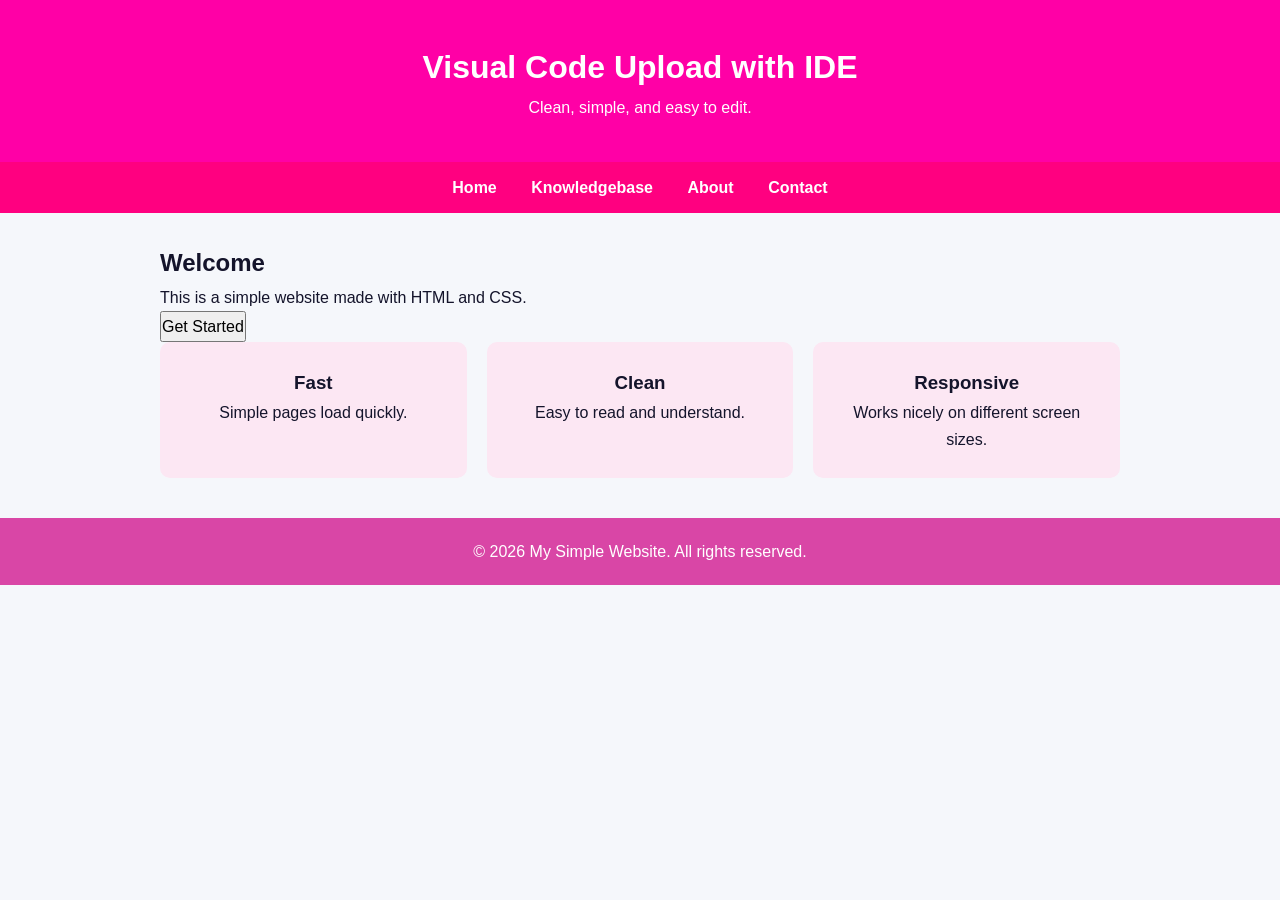
<file: index.html>
<!DOCTYPE html>
<html lang="en">
<head>
  <meta charset="UTF-8" />
  <meta name="viewport" content="width=device-width, initial-scale=1.0" />
  <title>Simple Website Branch1 Branch2 testttttttttttttt</title>
  <link rel="stylesheet" href="style.css" />
</head>
<body>

  <header>
    <h1>Visual Code Upload with IDE</h1>
    <p>Clean, simple, and easy to edit.</p>
  </header>

  <nav>
    <a href="index.html">Home</a>
    <a href="knowledgebase.html">Knowledgebase</a>
    <a href="#">About</a>
    <a href="#">Contact</a>
  </nav>

  <main>
    <section class="hero">
      <h2>Welcome</h2>
      <p>This is a simple website made with HTML and CSS.</p>
      <button>Get Started</button>
    </section>

    <section class="cards">
      <div class="card">
        <h3>Fast</h3>
        <p>Simple pages load quickly.</p>
      </div>

      <div class="card">
        <h3>Clean</h3>
        <p>Easy to read and understand.</p>
      </div>

      <div class="card">
        <h3>Responsive</h3>
        <p>Works nicely on different screen sizes.</p>
      </div>
    </section>
  </main>

  <footer>
    <p>&copy; 2026 My Simple Website. All rights reserved.</p>
  </footer>

</body>
</html>
</file>
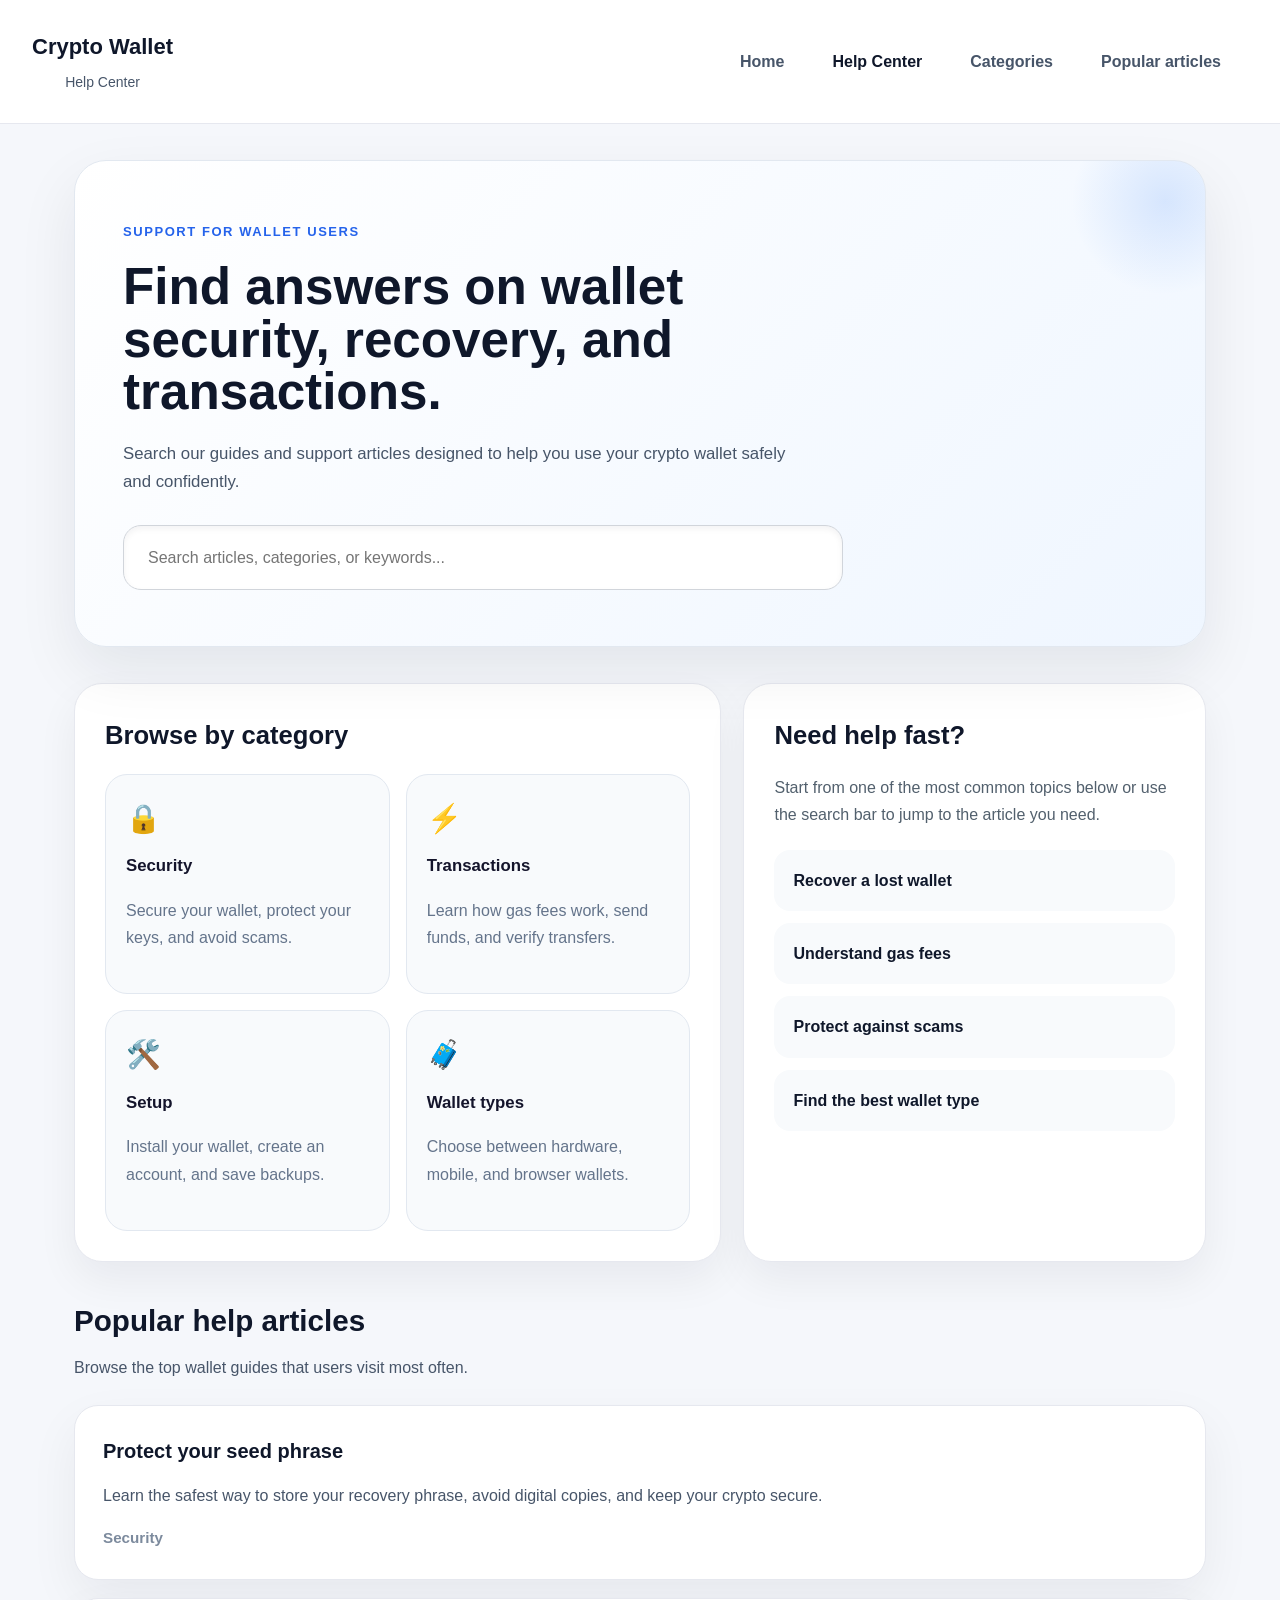
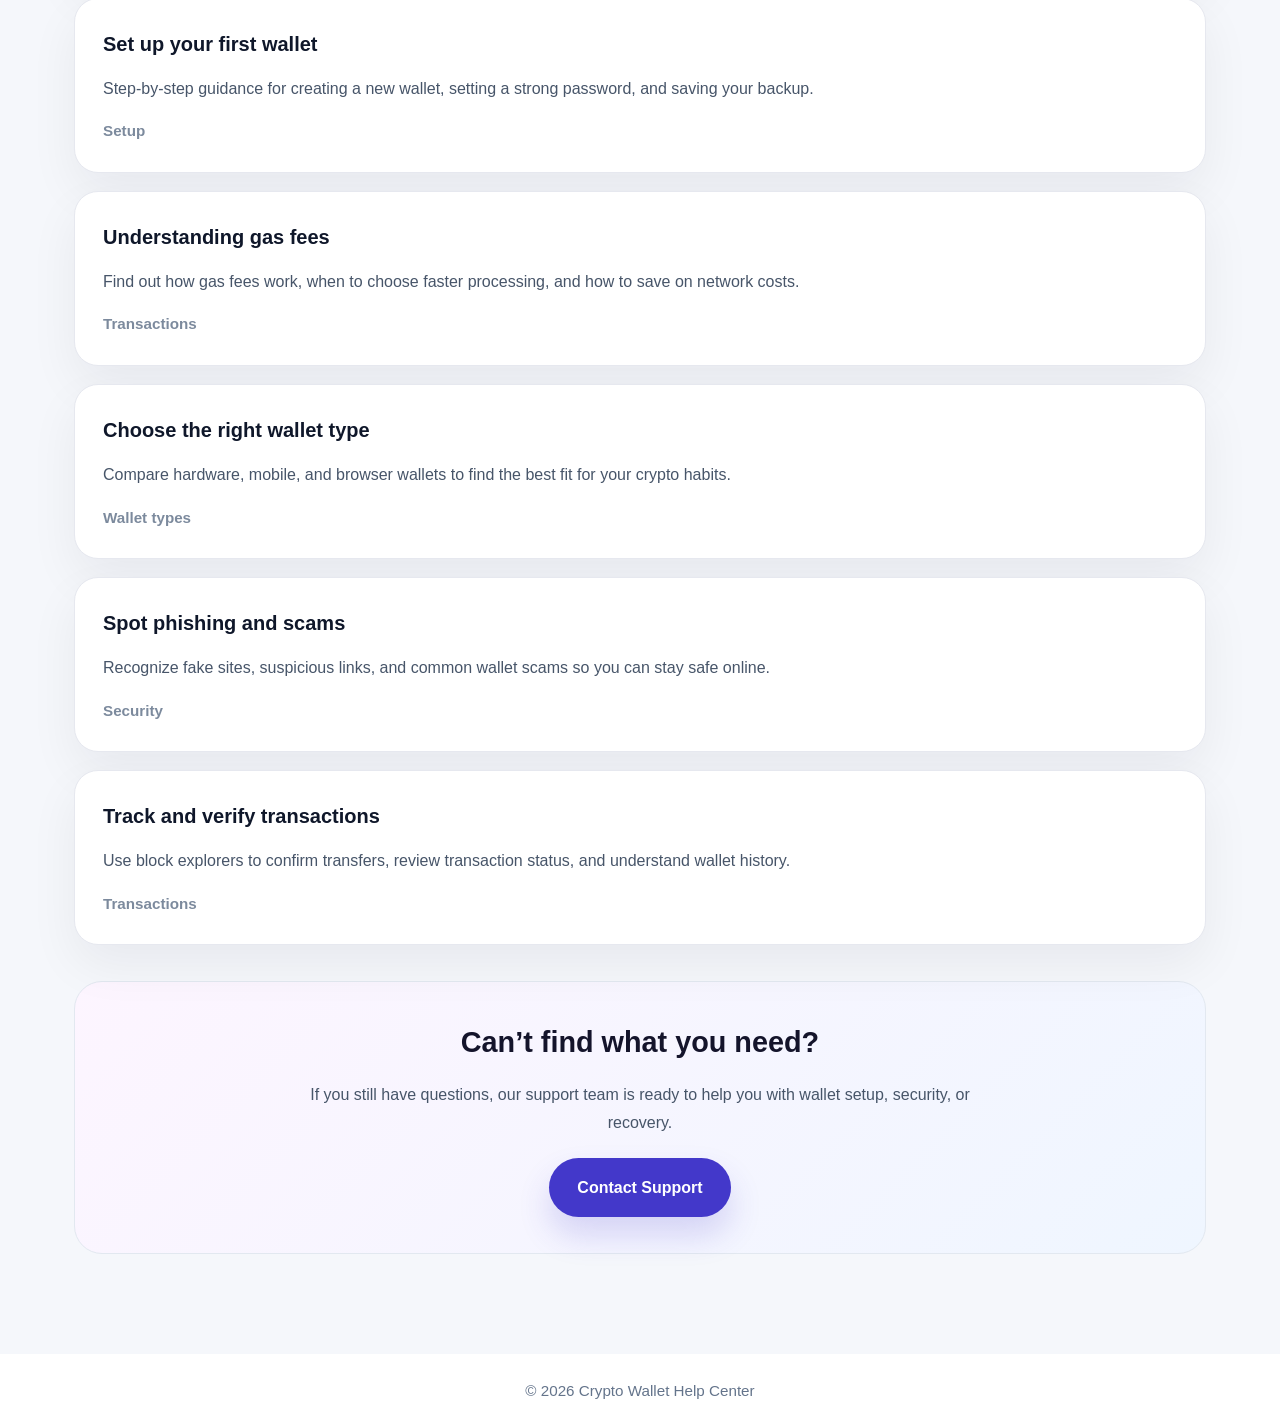
<file: knowledgebase.html>
<!DOCTYPE html>
<html lang="en">
<head>
  <meta charset="UTF-8" />
  <meta name="viewport" content="width=device-width, initial-scale=1.0" />
  <title>Crypto Wallet Help Center</title>
  <link rel="stylesheet" href="style.css" />
</head>
<body class="kb-page">
  <header class="kb-header">
    <div class="kb-brand">
      <a href="index.html">Crypto Wallet</a>
      <span>Help Center</span>
    </div>
    <nav class="kb-nav" aria-label="Primary">
      <a href="index.html">Home</a>
      <a class="active" href="knowledgebase.html">Help Center</a>
      <a href="#categories">Categories</a>
      <a href="#articles">Popular articles</a>
    </nav>
  </header>

  <main>
    <section class="kb-hero">
      <div class="kb-hero-content">
        <p class="eyebrow">Support for wallet users</p>
        <h1>Find answers on wallet security, recovery, and transactions.</h1>
        <p>Search our guides and support articles designed to help you use your crypto wallet safely and confidently.</p>
        <div class="search-hero">
          <input id="search" type="search" placeholder="Search articles, categories, or keywords..." />
        </div>
      </div>
    </section>

    <section class="kb-widgets" id="categories">
      <div class="widget-card">
        <h2>Browse by category</h2>
        <div class="category-grid">
          <div class="category-card">
            <span>🔒</span>
            <h4>Security</h4>
            <p>Secure your wallet, protect your keys, and avoid scams.</p>
          </div>
          <div class="category-card">
            <span>⚡</span>
            <h4>Transactions</h4>
            <p>Learn how gas fees work, send funds, and verify transfers.</p>
          </div>
          <div class="category-card">
            <span>🛠️</span>
            <h4>Setup</h4>
            <p>Install your wallet, create an account, and save backups.</p>
          </div>
          <div class="category-card">
            <span>🧳</span>
            <h4>Wallet types</h4>
            <p>Choose between hardware, mobile, and browser wallets.</p>
          </div>
        </div>
      </div>

      <div class="widget-card">
        <h2>Need help fast?</h2>
        <p>Start from one of the most common topics below or use the search bar to jump to the article you need.</p>
        <ul class="shortcut-list">
          <li><a href="#" class="shortcut-link">Recover a lost wallet</a></li>
          <li><a href="#" class="shortcut-link">Understand gas fees</a></li>
          <li><a href="#" class="shortcut-link">Protect against scams</a></li>
          <li><a href="#" class="shortcut-link">Find the best wallet type</a></li>
        </ul>
      </div>
    </section>

    <section class="section-header">
      <div>
        <h2>Popular help articles</h2>
        <p>Browse the top wallet guides that users visit most often.</p>
      </div>
    </section>

    <section class="article-list" id="articles">
      <article class="article-card" data-category="security" data-keywords="seed phrase backup recovery private key phishing">
        <h3>Protect your seed phrase</h3>
        <p>Learn the safest way to store your recovery phrase, avoid digital copies, and keep your crypto secure.</p>
        <div class="article-meta">Security</div>
      </article>

      <article class="article-card" data-category="setup" data-keywords="wallet setup install connect address">
        <h3>Set up your first wallet</h3>
        <p>Step-by-step guidance for creating a new wallet, setting a strong password, and saving your backup.</p>
        <div class="article-meta">Setup</div>
      </article>

      <article class="article-card" data-category="transactions" data-keywords="gas fees send receive transaction history confirmations">
        <h3>Understanding gas fees</h3>
        <p>Find out how gas fees work, when to choose faster processing, and how to save on network costs.</p>
        <div class="article-meta">Transactions</div>
      </article>

      <article class="article-card" data-category="wallets" data-keywords="hardware mobile browser extension cold wallet hot wallet">
        <h3>Choose the right wallet type</h3>
        <p>Compare hardware, mobile, and browser wallets to find the best fit for your crypto habits.</p>
        <div class="article-meta">Wallet types</div>
      </article>

      <article class="article-card" data-category="security" data-keywords="phishing scam address verify transaction fake site">
        <h3>Spot phishing and scams</h3>
        <p>Recognize fake sites, suspicious links, and common wallet scams so you can stay safe online.</p>
        <div class="article-meta">Security</div>
      </article>

      <article class="article-card" data-category="transactions" data-keywords="transaction tracking explorer balance status confirmed pending">
        <h3>Track and verify transactions</h3>
        <p>Use block explorers to confirm transfers, review transaction status, and understand wallet history.</p>
        <div class="article-meta">Transactions</div>
      </article>
    </section>

    <section class="contact-card" id="contact">
      <h3>Can’t find what you need?</h3>
      <p>If you still have questions, our support team is ready to help you with wallet setup, security, or recovery.</p>
      <a href="#" class="button">Contact Support</a>
    </section>
  </main>

  <footer>
    <p>&copy; 2026 Crypto Wallet Help Center</p>
  </footer>

  <script>
    const searchInput = document.getElementById('search');
    const cards = document.querySelectorAll('.article-card');

    function updateResults() {
      const query = searchInput.value.trim().toLowerCase();

      cards.forEach(card => {
        const title = card.querySelector('h3').textContent.toLowerCase();
        const content = card.querySelector('p').textContent.toLowerCase();
        const category = card.dataset.category || '';
        const keywords = card.dataset.keywords?.toLowerCase() || '';

        const matchesQuery = query === '' || title.includes(query) || content.includes(query) || keywords.includes(query) || category.includes(query);
        card.style.display = matchesQuery ? 'grid' : 'none';
      });
    }

    searchInput.addEventListener('input', updateResults);
  </script>
</body>
</html>
</file>
<file: style.css>
* {
  box-sizing: border-box;
  margin: 0;
  padding: 0;
}

body {
  font-family: Inter, Arial, sans-serif;
  background: #f5f7fb;
  color: #14142b;
  line-height: 1.7;
}

a {
  color: inherit;
}

button,
input {
  font: inherit;
}

header {
  background: #ff00a6;
  color: white;
  text-align: center;
  padding: 40px 20px;
}

nav {
  background: #ff0080;
  text-align: center;
  padding: 12px;
}

nav a {
  color: white;
  text-decoration: none;
  margin: 0 15px;
  font-weight: bold;
}

nav a:hover {
  text-decoration: underline;
}

main {
  max-width: 1000px;
  margin: 30px auto;
  padding: 0 20px;
}

body.kb-page header,
body.kb-page footer {
  background: white;
}

body.kb-page nav {
  background: transparent;
}

body.kb-page .kb-header {
  display: flex;
  align-items: center;
  justify-content: space-between;
  flex-wrap: wrap;
  gap: 18px;
  padding: 28px 32px;
  border-bottom: 1px solid #e6e8ef;
}

body.kb-page .kb-brand {
  display: flex;
  flex-direction: column;
  gap: 6px;
}

body.kb-page .kb-brand a {
  font-size: 22px;
  font-weight: 700;
  color: #0f172a;
  text-decoration: none;
}

body.kb-page .kb-brand span {
  color: #475569;
  font-size: 14px;
}

body.kb-page .kb-nav {
  display: flex;
  flex-wrap: wrap;
  gap: 18px;
}

body.kb-page .kb-nav a {
  color: #475569;
  text-decoration: none;
  font-weight: 600;
}

body.kb-page .kb-nav a.active,
body.kb-page .kb-nav a:hover {
  color: #0f172a;
}

body.kb-page main {
  max-width: 1180px;
  margin: 0 auto;
  padding: 36px 24px 60px;
}

body.kb-page .kb-hero {
  border-radius: 32px;
  padding: 56px 48px;
  margin-bottom: 36px;
  background: linear-gradient(135deg, #ffffff 0%, #eff6ff 100%);
  border: 1px solid #e2e8f0;
  position: relative;
  overflow: hidden;
  box-shadow: 0 24px 60px rgba(15, 23, 42, 0.08);
}

body.kb-page .kb-hero::before {
  content: '';
  position: absolute;
  right: -80px;
  top: -80px;
  width: 240px;
  height: 240px;
  border-radius: 50%;
  background: radial-gradient(circle, rgba(59, 130, 246, 0.16), transparent 55%);
}

body.kb-page .kb-hero-content {
  position: relative;
  z-index: 1;
  max-width: 720px;
}

body.kb-page .kb-hero .eyebrow {
  display: inline-block;
  margin-bottom: 18px;
  font-size: 13px;
  font-weight: 700;
  letter-spacing: 0.12em;
  text-transform: uppercase;
  color: #2563eb;
}

body.kb-page .kb-hero h1 {
  font-size: clamp(2.6rem, 4vw, 4.1rem);
  line-height: 1.02;
  margin-bottom: 22px;
  color: #0f172a;
}

body.kb-page .kb-hero p {
  margin-bottom: 28px;
  max-width: 680px;
  color: #475569;
  font-size: 1.05rem;
}

body.kb-page .search-hero input {
  width: 100%;
  padding: 18px 24px;
  border-radius: 18px;
  border: 1px solid #d1d5db;
  background: #ffffff;
  box-shadow: inset 0 3px 6px rgba(15, 23, 42, 0.05);
  font-size: 1rem;
  color: #0f172a;
}

body.kb-page .kb-widgets {
  display: grid;
  grid-template-columns: 1.4fr 1fr;
  gap: 22px;
  margin-bottom: 34px;
}

body.kb-page .widget-card {
  background: white;
  border-radius: 28px;
  padding: 30px;
  border: 1px solid #e6e8ef;
  box-shadow: 0 18px 42px rgba(15, 23, 42, 0.06);
}

body.kb-page .widget-card h2 {
  font-size: 1.6rem;
  margin-bottom: 16px;
  color: #0f172a;
}

body.kb-page .widget-card p {
  margin-bottom: 22px;
  color: #52606d;
}

body.kb-page .category-grid {
  display: grid;
  grid-template-columns: repeat(2, minmax(0, 1fr));
  gap: 16px;
}

body.kb-page .category-card {
  display: grid;
  gap: 10px;
  padding: 20px;
  border-radius: 22px;
  background: #f8fafc;
  border: 1px solid #e2e8f0;
}

body.kb-page .category-card span {
  font-size: 28px;
}

body.kb-page .category-card h4 {
  font-size: 1.05rem;
  margin-bottom: 6px;
}

body.kb-page .category-card p {
  color: #64748b;
}

body.kb-page .shortcut-list {
  list-style: none;
  display: grid;
  gap: 12px;
}

body.kb-page .shortcut-link {
  display: flex;
  align-items: center;
  justify-content: space-between;
  width: 100%;
  padding: 16px 18px;
  border-radius: 16px;
  background: #f8fafc;
  color: #0f172a;
  font-weight: 600;
  text-decoration: none;
  border: 1px solid transparent;
  transition: border-color 0.2s ease, transform 0.15s ease;
}

body.kb-page .shortcut-link:hover {
  border-color: #bfdbfe;
  transform: translateY(-1px);
}

body.kb-page .section-header {
  margin-bottom: 24px;
}

body.kb-page .section-header h2 {
  font-size: 1.85rem;
  margin-bottom: 8px;
  color: #0f172a;
}

body.kb-page .section-header p {
  color: #475569;
}

body.kb-page .article-list {
  display: grid;
  gap: 18px;
}

body.kb-page .article-card {
  padding: 28px;
  border-radius: 24px;
  background: white;
  border: 1px solid #e6e8ef;
  box-shadow: 0 20px 50px rgba(15, 23, 42, 0.06);
}

body.kb-page .article-card h3 {
  font-size: 1.25rem;
  margin-bottom: 14px;
  color: #0f172a;
}

body.kb-page .article-card p {
  margin-bottom: 16px;
  color: #475569;
}

body.kb-page .article-meta {
  font-size: 0.95rem;
  color: #7c8a9d;
  font-weight: 700;
}

body.kb-page .contact-card {
  background: linear-gradient(135deg, #fdf5ff 0%, #eff6ff 100%);
  border-radius: 28px;
  padding: 36px;
  margin-top: 36px;
  border: 1px solid #e2e8f0;
}

body.kb-page .contact-card h3 {
  margin-bottom: 14px;
  font-size: 1.8rem;
}

body.kb-page .contact-card p {
  margin-bottom: 22px;
  color: #475569;
}

body.kb-page .contact-card .button {
  display: inline-flex;
  align-items: center;
  justify-content: center;
  padding: 16px 28px;
  border-radius: 999px;
  text-decoration: none;
  color: white;
  background: #4338ca;
  box-shadow: 0 18px 32px rgba(67, 56, 202, 0.18);
}

body.kb-page footer {
  padding: 24px 32px;
  text-align: center;
  color: #64748b;
  font-size: 0.95rem;
}

.article-list {
  display: grid;
  gap: 18px;
}

.article-card h3 {
  font-size: 22px;
  color: #2a0239;
}

.article-card p,
.article-meta {
  color: #5d3b5c;
}

.contact-card {
  background: linear-gradient(135deg, #ffedf6, #ffd6f1);
  border-radius: 20px;
  padding: 30px;
  text-align: center;
  margin-top: 40px;
}

.contact-card h3 {
  margin-bottom: 12px;
  font-size: 28px;
}

.contact-card p {
  margin-bottom: 20px;
  max-width: 720px;
  margin-left: auto;
  margin-right: auto;
}

.contact-card .button {
  display: inline-block;
  background: #ff007e;
  color: white;
  border-radius: 999px;
  padding: 14px 28px;
  text-decoration: none;
  font-weight: 700;
}

.cards {
  display: flex;
  gap: 20px;
}

.card {
  background: #fce7f3;
  padding: 25px;
  border-radius: 10px;
  flex: 1;
  text-align: center;
}

footer {
  background: #d946a6;
  color: white;
  text-align: center;
  padding: 20px;
  margin-top: 40px;
}

@media (max-width: 960px) {
  body.kb-page .kb-widgets {
    grid-template-columns: 1fr;
  }
}

@media (max-width: 700px) {
  .cards {
    flex-direction: column;
  }

  nav a {
    display: block;
    margin: 10px 0;
  }

  body.kb-page .kb-header {
    padding: 20px 18px;
  }

  body.kb-page .kb-nav {
    width: 100%;
    justify-content: flex-start;
  }

  body.kb-page .kb-hero {
    padding: 32px 24px;
  }

  body.kb-page .category-grid {
    grid-template-columns: 1fr;
  }
}
</file>
